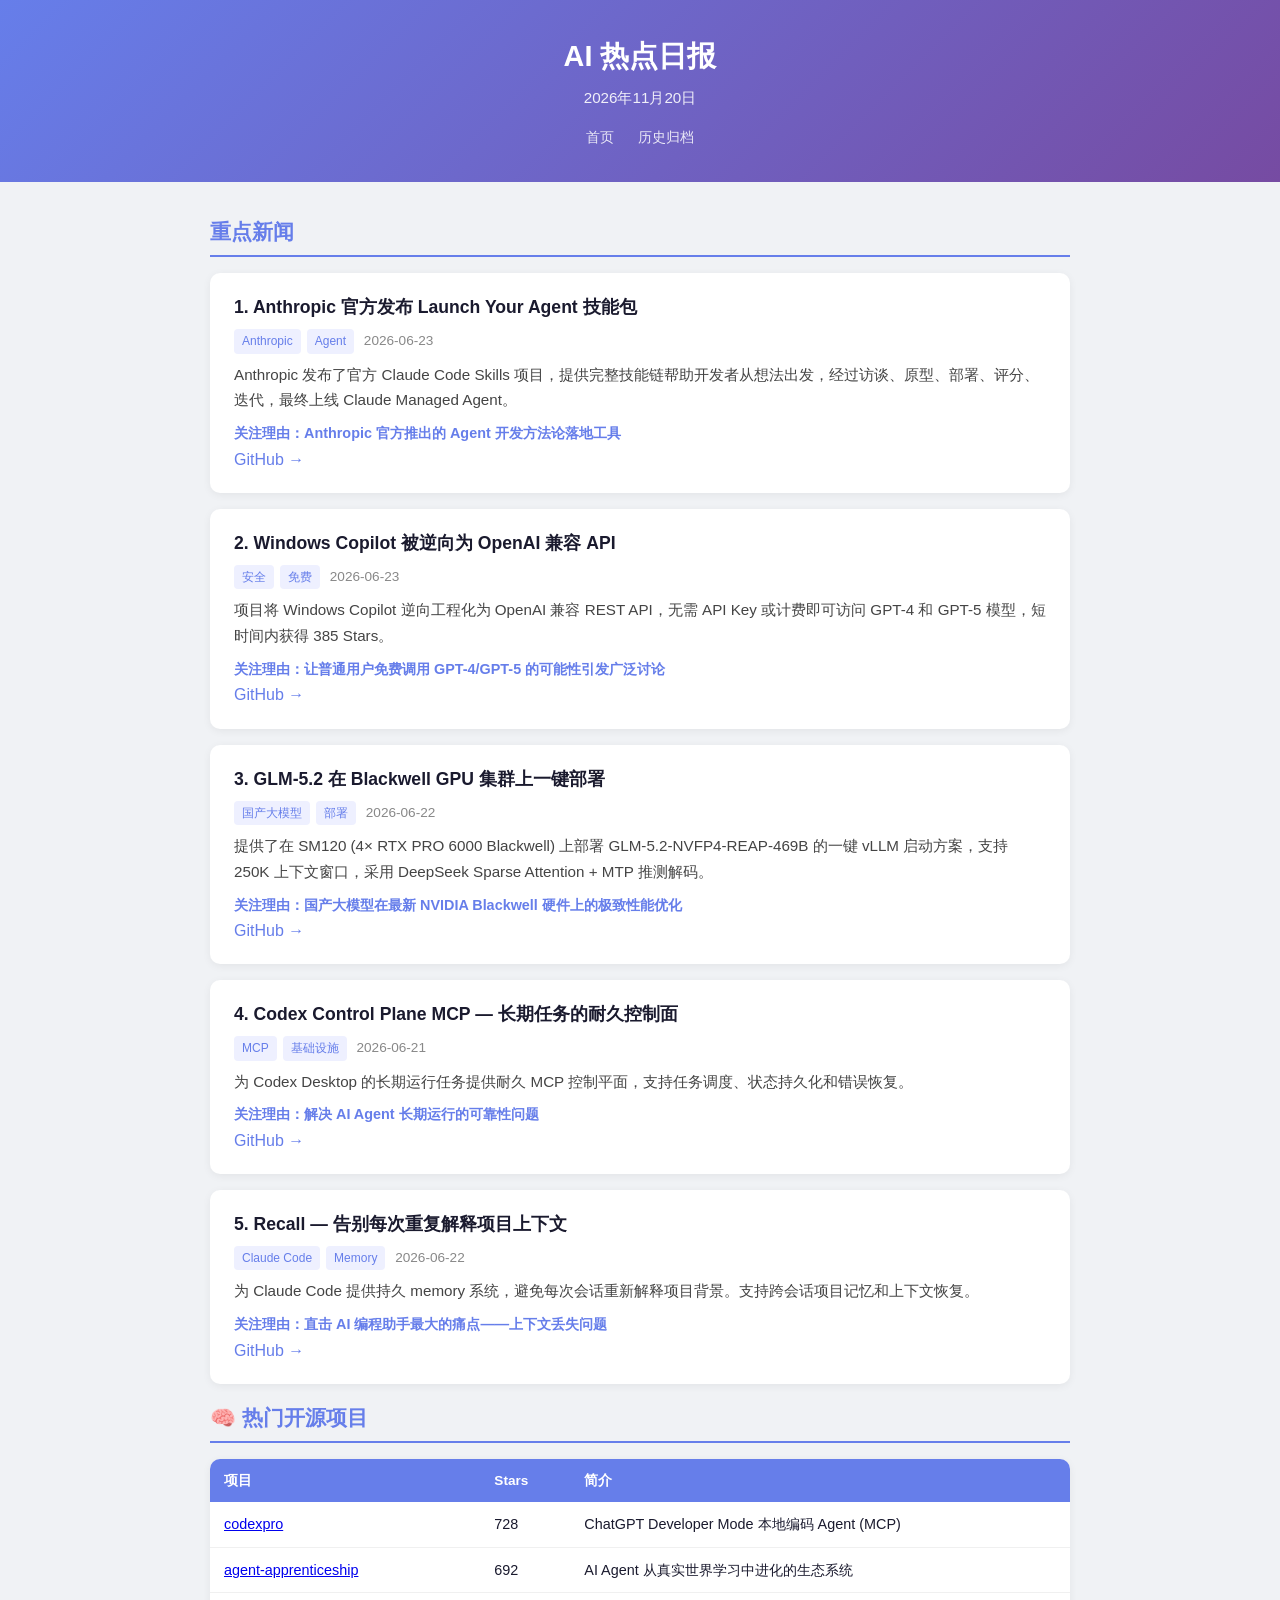
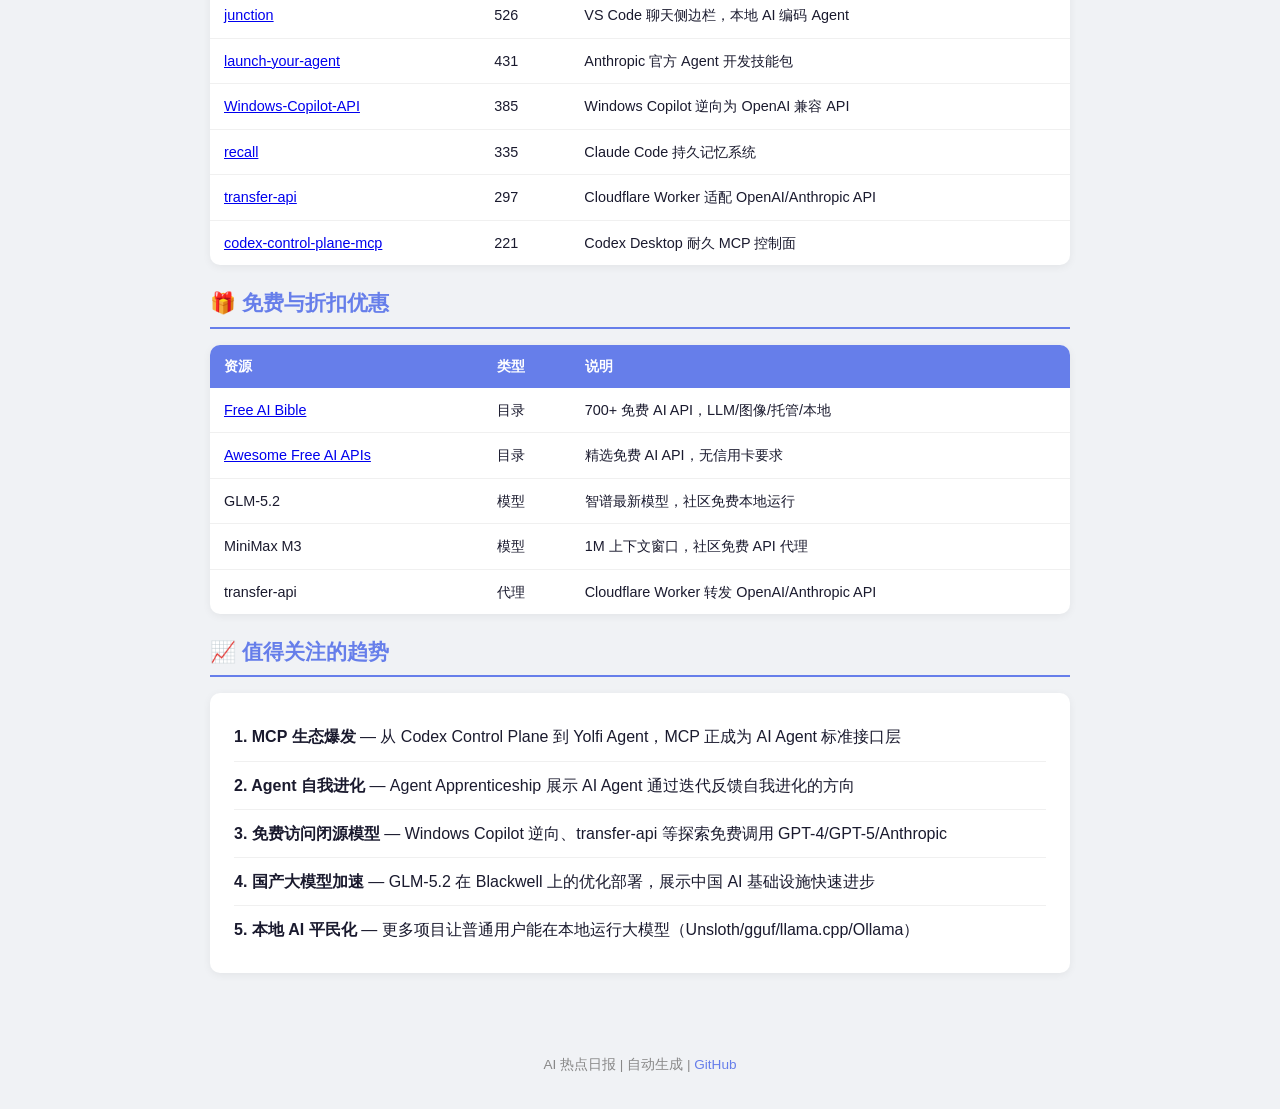
<file: index.html>
﻿<!DOCTYPE html>
<html lang="zh-CN">
<head>
<meta charset="UTF-8">
<meta name="viewport" content="width=device-width, initial-scale=1.0">
<title>AI 热点日报 - 2026年11月20日</title>
<link rel="stylesheet" href="style.css">
<link rel="icon" href="data:image/svg+xml,<svg xmlns='http://www.w3.org/2000/svg' viewBox='0 0 100 100'><text y='.9em' font-size='90'>📰</text></svg>">
</head>
<body>
<header>
<div class="container">
<h1>AI 热点日报</h1>
<p class="date">2026年11月20日</p>
<nav><a href="index.html">首页</a> <a href="archive.html">历史归档</a></nav>
</div>
</header>
<div class="container">
<main>
<h2>重点新闻</h2>

<div class="card">
<h3>1. Anthropic 官方发布 Launch Your Agent 技能包</h3>
<div class="meta"><span class="tag">Anthropic</span><span class="tag">Agent</span> 2026-06-23</div>
<div class="summary">Anthropic 发布了官方 Claude Code Skills 项目，提供完整技能链帮助开发者从想法出发，经过访谈、原型、部署、评分、迭代，最终上线 Claude Managed Agent。</div>
<div class="reason">关注理由：Anthropic 官方推出的 Agent 开发方法论落地工具</div>
<a href="https://github.com/anthropics/launch-your-agent" target="_blank">GitHub →</a>
</div>

<div class="card">
<h3>2. Windows Copilot 被逆向为 OpenAI 兼容 API</h3>
<div class="meta"><span class="tag">安全</span><span class="tag">免费</span> 2026-06-23</div>
<div class="summary">项目将 Windows Copilot 逆向工程化为 OpenAI 兼容 REST API，无需 API Key 或计费即可访问 GPT-4 和 GPT-5 模型，短时间内获得 385 Stars。</div>
<div class="reason">关注理由：让普通用户免费调用 GPT-4/GPT-5 的可能性引发广泛讨论</div>
<a href="https://github.com/sums001/Windows-Copilot-API" target="_blank">GitHub →</a>
</div>

<div class="card">
<h3>3. GLM-5.2 在 Blackwell GPU 集群上一键部署</h3>
<div class="meta"><span class="tag">国产大模型</span><span class="tag">部署</span> 2026-06-22</div>
<div class="summary">提供了在 SM120 (4× RTX PRO 6000 Blackwell) 上部署 GLM-5.2-NVFP4-REAP-469B 的一键 vLLM 启动方案，支持 250K 上下文窗口，采用 DeepSeek Sparse Attention + MTP 推测解码。</div>
<div class="reason">关注理由：国产大模型在最新 NVIDIA Blackwell 硬件上的极致性能优化</div>
<a href="https://github.com/0xSero/glm-5.2-sm120" target="_blank">GitHub →</a>
</div>

<div class="card">
<h3>4. Codex Control Plane MCP — 长期任务的耐久控制面</h3>
<div class="meta"><span class="tag">MCP</span><span class="tag">基础设施</span> 2026-06-21</div>
<div class="summary">为 Codex Desktop 的长期运行任务提供耐久 MCP 控制平面，支持任务调度、状态持久化和错误恢复。</div>
<div class="reason">关注理由：解决 AI Agent 长期运行的可靠性问题</div>
<a href="https://github.com/aresyn/codex-control-plane-mcp" target="_blank">GitHub →</a>
</div>

<div class="card">
<h3>5. Recall — 告别每次重复解释项目上下文</h3>
<div class="meta"><span class="tag">Claude Code</span><span class="tag">Memory</span> 2026-06-22</div>
<div class="summary">为 Claude Code 提供持久 memory 系统，避免每次会话重新解释项目背景。支持跨会话项目记忆和上下文恢复。</div>
<div class="reason">关注理由：直击 AI 编程助手最大的痛点——上下文丢失问题</div>
<a href="https://github.com/raiyanyahya/recall" target="_blank">GitHub →</a>
</div>

<h2>🧠 热门开源项目</h2>
<table>
<tr><th>项目</th><th>Stars</th><th>简介</th></tr>
<tr><td><a href="https://github.com/rebel0789/codexpro" target="_blank">codexpro</a></td><td>728</td><td>ChatGPT Developer Mode 本地编码 Agent (MCP)</td></tr>
<tr><td><a href="https://github.com/Forsy-AI/agent-apprenticeship" target="_blank">agent-apprenticeship</a></td><td>692</td><td>AI Agent 从真实世界学习中进化的生态系统</td></tr>
<tr><td><a href="https://github.com/Plaer1/junction" target="_blank">junction</a></td><td>526</td><td>VS Code 聊天侧边栏，本地 AI 编码 Agent</td></tr>
<tr><td><a href="https://github.com/anthropics/launch-your-agent" target="_blank">launch-your-agent</a></td><td>431</td><td>Anthropic 官方 Agent 开发技能包</td></tr>
<tr><td><a href="https://github.com/sums001/Windows-Copilot-API" target="_blank">Windows-Copilot-API</a></td><td>385</td><td>Windows Copilot 逆向为 OpenAI 兼容 API</td></tr>
<tr><td><a href="https://github.com/raiyanyahya/recall" target="_blank">recall</a></td><td>335</td><td>Claude Code 持久记忆系统</td></tr>
<tr><td><a href="https://github.com/eooce/transfer-api" target="_blank">transfer-api</a></td><td>297</td><td>Cloudflare Worker 适配 OpenAI/Anthropic API</td></tr>
<tr><td><a href="https://github.com/aresyn/codex-control-plane-mcp" target="_blank">codex-control-plane-mcp</a></td><td>221</td><td>Codex Desktop 耐久 MCP 控制面</td></tr>
</table>

<h2>🎁 免费与折扣优惠</h2>
<table>
<tr><th>资源</th><th>类型</th><th>说明</th></tr>
<tr><td><a href="https://github.com/abbosaliboev/free-ai-bible" target="_blank">Free AI Bible</a></td><td>目录</td><td>700+ 免费 AI API，LLM/图像/托管/本地</td></tr>
<tr><td><a href="https://github.com/SimonLee99999/awesome-free-ai-apis" target="_blank">Awesome Free AI APIs</a></td><td>目录</td><td>精选免费 AI API，无信用卡要求</td></tr>
<tr><td>GLM-5.2</td><td>模型</td><td>智谱最新模型，社区免费本地运行</td></tr>
<tr><td>MiniMax M3</td><td>模型</td><td>1M 上下文窗口，社区免费 API 代理</td></tr>
<tr><td>transfer-api</td><td>代理</td><td>Cloudflare Worker 转发 OpenAI/Anthropic API</td></tr>
</table>

<h2>📈 值得关注的趋势</h2>
<div class="resource-section">
<div class="trend-item"><strong>1. MCP 生态爆发</strong> — 从 Codex Control Plane 到 Yolfi Agent，MCP 正成为 AI Agent 标准接口层</div>
<div class="trend-item"><strong>2. Agent 自我进化</strong> — Agent Apprenticeship 展示 AI Agent 通过迭代反馈自我进化的方向</div>
<div class="trend-item"><strong>3. 免费访问闭源模型</strong> — Windows Copilot 逆向、transfer-api 等探索免费调用 GPT-4/GPT-5/Anthropic</div>
<div class="trend-item"><strong>4. 国产大模型加速</strong> — GLM-5.2 在 Blackwell 上的优化部署，展示中国 AI 基础设施快速进步</div>
<div class="trend-item"><strong>5. 本地 AI 平民化</strong> — 更多项目让普通用户能在本地运行大模型（Unsloth/gguf/llama.cpp/Ollama）</div>
</div>
</main>
<footer><p>AI 热点日报 | 自动生成 | <a href="https://github.com/yyyyyyyywsy/ai_news" target="_blank">GitHub</a></p></footer>
</div>
</body>
</html>
</file>
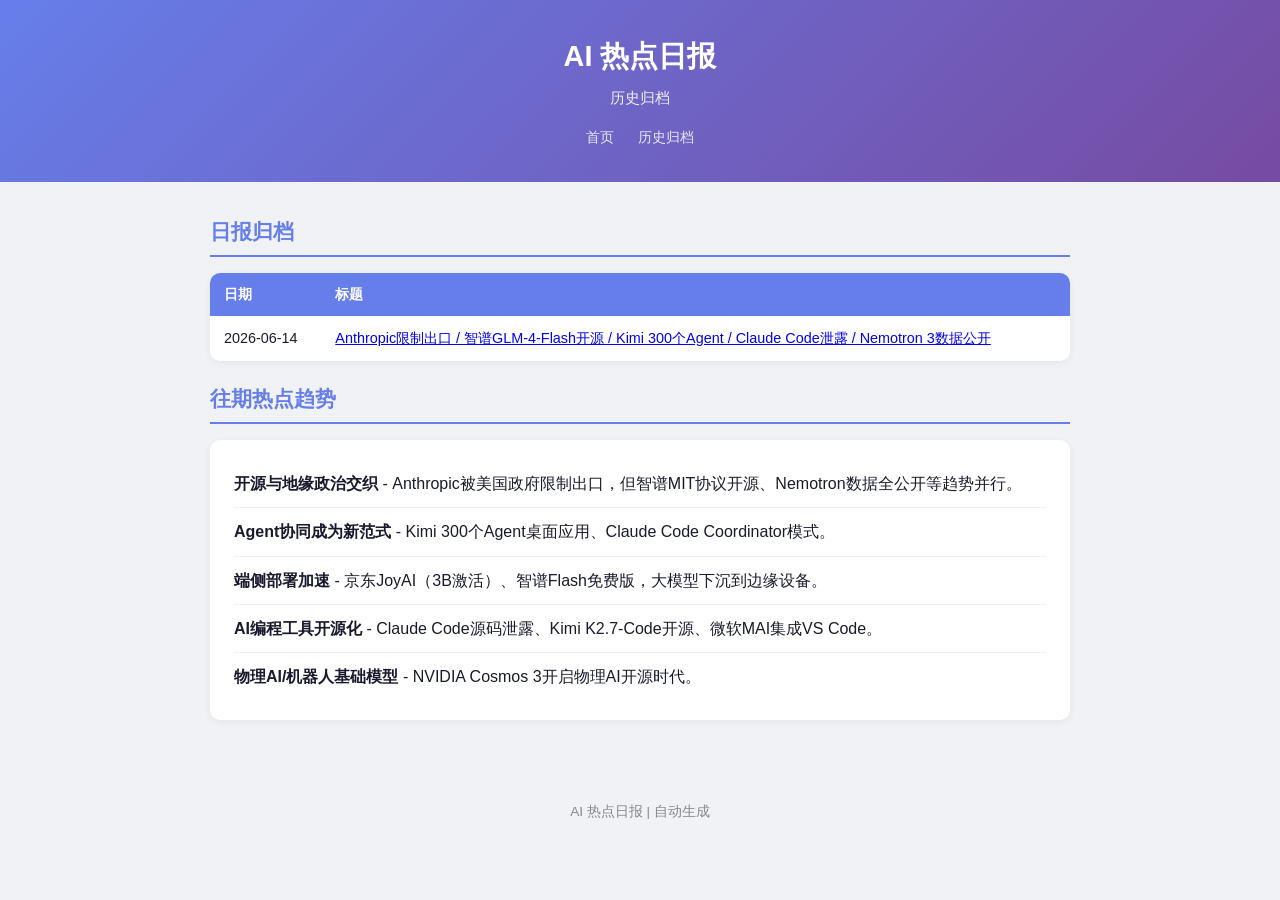
<file: archive.html>
<!DOCTYPE html>
<html lang="zh-CN">
<head>
<meta charset="UTF-8">
<meta name="viewport" content="width=device-width, initial-scale=1.0">
<title>AI 热点日报 - 历史归档</title>
<link rel="stylesheet" href="style.css">
</head>
<body>
<header>
<div class="container">
<h1>AI 热点日报</h1>
<p class="date">历史归档</p>
<nav><a href="index.html">首页</a> <a href="archive.html">历史归档</a></nav>
</div>
</header>
<div class="container">
<main>
<h2>日报归档</h2>
<table>
<tr><th>日期</th><th>标题</th></tr>
<tr><td>2026-06-14</td><td><a href="daily/2026-06-14-full.md">Anthropic限制出口 / 智谱GLM-4-Flash开源 / Kimi 300个Agent / Claude Code泄露 / Nemotron 3数据公开</a></td></tr>
</table>
<h2>往期热点趋势</h2>
<div class="resource-section">
<div class="trend-item"><strong>开源与地缘政治交织</strong> - Anthropic被美国政府限制出口，但智谱MIT协议开源、Nemotron数据全公开等趋势并行。</div>
<div class="trend-item"><strong>Agent协同成为新范式</strong> - Kimi 300个Agent桌面应用、Claude Code Coordinator模式。</div>
<div class="trend-item"><strong>端侧部署加速</strong> - 京东JoyAI（3B激活）、智谱Flash免费版，大模型下沉到边缘设备。</div>
<div class="trend-item"><strong>AI编程工具开源化</strong> - Claude Code源码泄露、Kimi K2.7-Code开源、微软MAI集成VS Code。</div>
<div class="trend-item"><strong>物理AI/机器人基础模型</strong> - NVIDIA Cosmos 3开启物理AI开源时代。</div>
</div>
</main>
<footer><p>AI 热点日报 | 自动生成</p></footer>
</div>
</body>
</html>
</file>
<file: style.css>
* {
 margin: 0;
 padding: 0;
 box-sizing: border-box;
}

body {
 font-family: -apple-system, BlinkMacSystemFont, "Segoe UI", Roboto, "Noto Sans SC", sans-serif;
 line-height: 1.7;
 color: #1a1a2e;
 background: #f0f2f5;
}

.container {
 max-width: 900px;
 margin: 0 auto;
 padding: 0 20px;
}

header {
 background: linear-gradient(135deg, #667eea 0%, #764ba2 100%);
 color: white;
 padding: 32px 0;
 text-align: center;
}

header h1 {
 font-size: 1.8rem;
 margin-bottom: 4px;
}

header .date {
 font-size: 0.95rem;
 opacity: 0.9;
}

nav {
 margin-top: 12px;
}

nav a {
 color: rgba(255,255,255,0.85);
 text-decoration: none;
 margin: 0 10px;
 font-size: 0.9rem;
}

nav a:hover {
 color: white;
 text-decoration: underline;
}

main {
 padding: 32px 0;
}

h2 {
 font-size: 1.3rem;
 color: #667eea;
 margin-bottom: 16px;
 border-bottom: 2px solid #667eea;
 padding-bottom: 6px;
}

.card {
 background: white;
 border-radius: 10px;
 padding: 20px 24px;
 margin-bottom: 16px;
 box-shadow: 0 2px 8px rgba(0,0,0,0.06);
 transition: transform 0.2s, box-shadow 0.2s;
}

.card:hover {
 transform: translateY(-2px);
 box-shadow: 0 4px 16px rgba(0,0,0,0.12);
}

.card h3 {
 font-size: 1.1rem;
 color: #1a1a2e;
 margin-bottom: 6px;
}

.card .meta {
 font-size: 0.85rem;
 color: #888;
 margin-bottom: 8px;
}

.card .summary {
 font-size: 0.95rem;
 color: #444;
 margin-bottom: 8px;
}

.card .reason {
 font-size: 0.9rem;
 color: #667eea;
 font-weight: 600;
}

.card a {
 color: #667eea;
 text-decoration: none;
}

.card a:hover {
 text-decoration: underline;
}

.tag {
 display: inline-block;
 background: #eef0ff;
 color: #667eea;
 font-size: 0.75rem;
 padding: 2px 8px;
 border-radius: 4px;
 margin-right: 6px;
}

table {
 width: 100%;
 border-collapse: collapse;
 margin-bottom: 20px;
 background: white;
 border-radius: 10px;
 overflow: hidden;
 box-shadow: 0 2px 8px rgba(0,0,0,0.06);
}

th {
 background: #667eea;
 color: white;
 padding: 10px 14px;
 text-align: left;
 font-size: 0.85rem;
}

td {
 padding: 10px 14px;
 border-bottom: 1px solid #f0f0f0;
 font-size: 0.9rem;
}

tr:last-child td {
 border-bottom: none;
}

.resource-section {
 background: white;
 border-radius: 10px;
 padding: 20px 24px;
 margin-bottom: 16px;
 box-shadow: 0 2px 8px rgba(0,0,0,0.06);
}

.resource-section h3 {
 font-size: 1rem;
 color: #667eea;
 margin-bottom: 12px;
}

.trend-item {
 padding: 10px 0;
 border-bottom: 1px solid #f0f0f0;
}

.trend-item:last-child {
 border-bottom: none;
}

footer {
 text-align: center;
 padding: 32px 0;
 color: #888;
 font-size: 0.85rem;
}

footer a {
 color: #667eea;
 text-decoration: none;
}

footer a:hover {
 text-decoration: underline;
}

@media (max-width: 600px) {
 .container { padding: 0 12px; }
 header { padding: 24px 0; }
 header h1 { font-size: 1.5rem; }
 main { padding: 20px 0; }
 .card { padding: 16px; }
}
</file>
